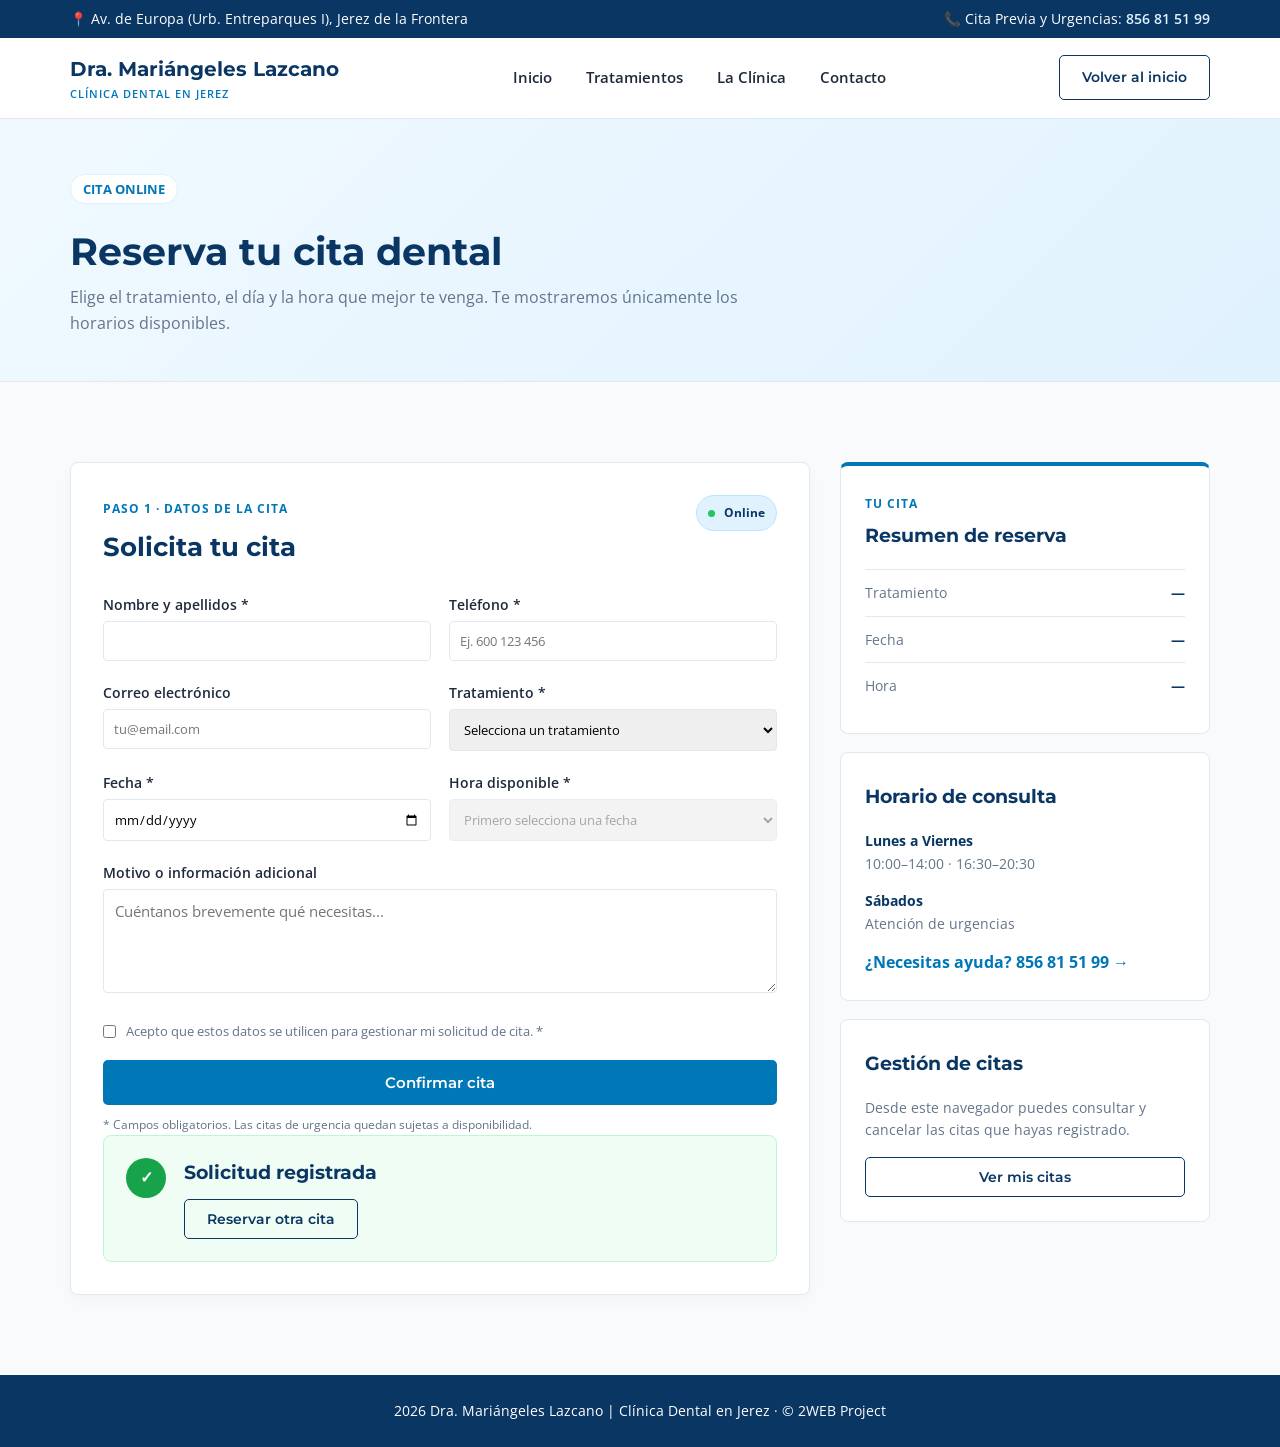
<file: cita.html>
<!DOCTYPE html>
<html lang="es">
<head>
  <meta charset="UTF-8">
  <meta name="viewport" content="width=device-width, initial-scale=1.0">
  <title>Pedir Cita | Dra. Mariángeles Lazcano</title>
  <link rel="icon" href="imagenes/clinica-lazcano.jpg" type="image/x-icon">
  <link rel="preconnect" href="https://fonts.googleapis.com">
  <link rel="preconnect" href="https://fonts.gstatic.com" crossorigin>
  <link href="https://fonts.googleapis.com/css2?family=Montserrat:wght@500;600;700&family=Open+Sans:wght@400;600&display=swap" rel="stylesheet">
  <link rel="stylesheet" href="estilos/estilos.css">
  <link rel="stylesheet" href="estilos/citas.css">
</head>
<body>
  <div class="top-bar">
    <div class="container top-bar-content">
      <span>📍 Av. de Europa (Urb. Entreparques I), Jerez de la Frontera</span>
      <span>📞 Cita Previa y Urgencias: <a href="tel:856815199">856 81 51 99</a></span>
    </div>
  </div>

  <header class="header">
    <div class="container header-content">
      <a href="index.html" class="logo">
        <span class="logo-nombre">Dra. Mariángeles Lazcano</span>
        <span class="logo-sub">CLÍNICA DENTAL EN JEREZ</span>
      </a>
      <nav class="nav">
        <a href="index.html#inicio">Inicio</a>
        <a href="index.html#tratamientos">Tratamientos</a>
        <a href="index.html#nosotros">La Clínica</a>
        <a href="index.html#ubicacion">Contacto</a>
      </nav>
      <a href="index.html" class="btn btn-secundario">Volver al inicio</a>
    </div>
  </header>

  <main>
    <section class="citas-hero">
      <div class="container">
        <span class="tag-badge">CITA ONLINE</span>
        <h1>Reserva tu cita dental</h1>
        <p>Elige el tratamiento, el día y la hora que mejor te venga. Te mostraremos únicamente los horarios disponibles.</p>
      </div>
    </section>

    <section class="seccion citas-seccion">
      <div class="container citas-layout">
        <div class="form-contenedor cita-card">
          <div class="cita-card-header">
            <div>
              <span class="mini-label">PASO 1 · DATOS DE LA CITA</span>
              <h2>Solicita tu cita</h2>
            </div>
            <span class="estado-online"><span></span> Online</span>
          </div>

          <form id="citaForm" novalidate>
            <div class="form-grid">
              <div class="form-group">
                <label for="nombre">Nombre y apellidos *</label>
                <input id="nombre" name="nombre" type="text" autocomplete="name" required>
              </div>
              <div class="form-group">
                <label for="telefono">Teléfono *</label>
                <input id="telefono" name="telefono" type="tel" autocomplete="tel" placeholder="Ej. 600 123 456" required>
              </div>
              <div class="form-group">
                <label for="email">Correo electrónico</label>
                <input id="email" name="email" type="email" autocomplete="email" placeholder="tu@email.com">
              </div>
              <div class="form-group">
                <label for="tratamiento">Tratamiento *</label>
                <select id="tratamiento" name="tratamiento" required>
                  <option value="">Selecciona un tratamiento</option>
                  <option>Primera consulta / revisión</option>
                  <option>Limpieza dental</option>
                  <option>Odontología general</option>
                  <option>Estética dental</option>
                  <option>Implantología y prótesis</option>
                  <option>Ortodoncia</option>
                  <option>Odontopediatría</option>
                  <option>Endodoncia y periodoncia</option>
                  <option>Urgencia dental</option>
                </select>
              </div>
              <div class="form-group">
                <label for="fecha">Fecha *</label>
                <input id="fecha" name="fecha" type="date" required>
              </div>
              <div class="form-group">
                <label for="hora">Hora disponible *</label>
                <select id="hora" name="hora" required disabled>
                  <option value="">Primero selecciona una fecha</option>
                </select>
              </div>
            </div>

            <div class="form-group">
              <label for="notas">Motivo o información adicional</label>
              <textarea id="notas" name="notas" rows="4" placeholder="Cuéntanos brevemente qué necesitas..."></textarea>
            </div>

            <label class="check-privacidad">
              <input type="checkbox" id="privacidad" required>
              <span>Acepto que estos datos se utilicen para gestionar mi solicitud de cita. *</span>
            </label>

            <button class="btn btn-primario btn-block btn-reservar" type="submit">Confirmar cita</button>
            <p class="form-aviso">* Campos obligatorios. Las citas de urgencia quedan sujetas a disponibilidad.</p>
          </form>

          <div id="mensajeExito" class="mensaje-exito" hidden>
            <div class="exito-icono">✓</div>
            <div>
              <h3>Solicitud registrada</h3>
              <p id="detalleExito"></p>
              <button id="nuevaCita" class="btn btn-secundario">Reservar otra cita</button>
            </div>
          </div>
        </div>

        <aside class="cita-sidebar">
          <div class="resumen-cita">
            <span class="mini-label">TU CITA</span>
            <h3>Resumen de reserva</h3>
            <div class="resumen-linea"><span>Tratamiento</span><strong id="resumenTratamiento">—</strong></div>
            <div class="resumen-linea"><span>Fecha</span><strong id="resumenFecha">—</strong></div>
            <div class="resumen-linea"><span>Hora</span><strong id="resumenHora">—</strong></div>
          </div>

          <div class="info-cita">
            <h3>Horario de consulta</h3>
            <p><strong>Lunes a Viernes</strong><br>10:00–14:00 · 16:30–20:30</p>
            <p><strong>Sábados</strong><br>Atención de urgencias</p>
            <a href="tel:856815199" class="btn-link">¿Necesitas ayuda? 856 81 51 99 →</a>
          </div>

          <div class="admin-mini">
            <h3>Gestión de citas</h3>
            <p>Desde este navegador puedes consultar y cancelar las citas que hayas registrado.</p>
            <button id="verCitas" class="btn btn-secundario btn-block" type="button">Ver mis citas</button>
          </div>
        </aside>
      </div>
    </section>

    <section id="misCitas" class="seccion mis-citas" hidden>
      <div class="container">
        <div class="seccion-titulo">
          <h2>Citas registradas</h2>
          <p>Gestión local de las reservas realizadas desde este navegador.</p>
        </div>
        <div id="listaCitas" class="lista-citas"></div>
      </div>
    </section>
  </main>

  <footer class="footer">
    <div class="container footer-content">
      <p>2026 Dra. Mariángeles Lazcano | Clínica Dental en Jerez · &copy; 2WEB Project</p>
    </div>
  </footer>

  <script src="js/citas.js"></script>
</body>
</html>
</file>
<file: estilos/estilos.css>
/* VARIABLES GLOBALES */
:root {
  --azul-principal: #0a3663;
  --azul-medico: #0077b6;
  --azul-claro: #e0f2fe;
  --blanco: #ffffff;
  --gris-fondo: #f8fafc;
  --gris-borde: #e2e8f0;
  --texto-oscuro: #1e293b;
  --texto-suave: #64748b;
  --fuente-titulo: 'Montserrat', sans-serif;
  --fuente-cuerpo: 'Open Sans', sans-serif;
}

* {
  box-sizing: border-box;
  margin: 0;
  padding: 0;
}

body {
  font-family: var(--fuente-cuerpo);
  color: var(--texto-oscuro);
  background-color: var(--blanco);
  line-height: 1.6;
}

.container {
  width: 90%;
  max-width: 1140px;
  margin: 0 auto;
}

.top-bar {
  background-color: var(--azul-principal);
  color: var(--blanco);
  font-size: 0.85rem;
  padding: 8px 0;
  position: sticky;
  top: 0;
  z-index: 101;
}

.top-bar-content {
  display: flex;
  justify-content: space-between;
  align-items: center;  
}

.top-bar a {
  color: var(--azul-claro);
  text-decoration: none;
  font-weight: 600;
}

.header {
  background-color: var(--blanco);
  border-bottom: 1px solid var(--gris-borde);
  position: sticky;
  top: 38px;
  z-index: 100;
  padding: 15px 0;
}

.header-content {
  display: flex;
  justify-content: space-between;
  align-items: center;
}

.logo {
  text-decoration: none;
  display: flex;
  flex-direction: column;
}

.logo-nombre {
  font-family: var(--fuente-titulo);
  font-weight: 700;
  font-size: 1.25rem;
  color: var(--azul-principal);
}

.logo-sub {
  font-size: 0.7rem;
  letter-spacing: 1px;
  color: var(--azul-medico);
  font-weight: 600;
}

.nav a {
  color: var(--texto-oscuro);
  text-decoration: none;
  margin: 0 15px;
  font-weight: 600;
  font-size: 0.95rem;
  transition: color 0.3s;
}

.nav a:hover {
  color: var(--azul-medico);
}

.btn {
  display: inline-block;
  padding: 10px 22px;
  border-radius: 5px;
  text-decoration: none;
  font-weight: 600;
  font-family: var(--fuente-titulo);
  font-size: 0.9rem;
  transition: all 0.3s ease;
  border: none;
  cursor: pointer;
}

.btn-primario {
  background-color: var(--azul-medico);
  color: var(--blanco);
}

.btn-primario:hover {
  background-color: var(--azul-principal);
}

.btn-secundario {
  background-color: transparent;
  color: var(--azul-principal);
  border: 1px solid var(--azul-principal);
}

.btn-secundario:hover {
  background-color: var(--azul-claro);
}

.btn-block {
  width: 100%;
}

.hero {
  background: linear-gradient(135deg, #f0f9ff 0%, #e0f2fe 100%);
  padding: 70px 0;
}

.hero-grid {
  display: grid;
  grid-template-columns: 1.4fr 0.8fr;
  gap: 40px;
  align-items: center;
}

.tag-badge {
  background-color: var(--blanco);
  color: var(--azul-medico);
  padding: 4px 12px;
  border-radius: 20px;
  font-size: 0.8rem;
  font-weight: 700;
  display: inline-block;
  margin-bottom: 15px;
  border: 1px solid var(--azul-claro);
}

.hero-texto h1 {
  font-family: var(--fuente-titulo);
  font-size: 2.3rem;
  color: var(--azul-principal);
  line-height: 1.25;
  margin-bottom: 15px;
}

.hero-texto p {
  color: var(--texto-suave);
  font-size: 1.05rem;
  margin-bottom: 25px;
}

.hero-acciones .btn {
  margin-right: 10px;
}

.hero-card-destacado {
  background-color: var(--blanco);
  padding: 30px;
  border-radius: 8px;
  box-shadow: 0 10px 25px rgba(0,0,0,0.05);
  border-left: 4px solid var(--azul-medico);
}

.hero-card-destacado h3 {
  color: var(--azul-principal);
  margin-bottom: 10px;
}

.hero-card-destacado p {
  color: var(--texto-suave);
  font-size: 0.9rem;
  margin-bottom: 15px;
}

.btn-link {
  color: var(--azul-medico);
  text-decoration: none;
  font-weight: 700;
}

.valores {
  background-color: var(--azul-principal);
  color: var(--blanco);
  padding: 30px 0;
}

.valores-grid {
  display: grid;
  grid-template-columns: repeat(auto-fit, minmax(250px, 1fr));
  gap: 120px;
}

.valor-item {
  display: flex;
  align-items: center;
  gap: 15px;
}

.valor-item:hover {
  transform: translateY(-5px);
  transition: transform 0.3s ease;
  cursor: pointer;
}

.valor-icono {
  font-size: 2rem;
}

.valor-item h4 {
  font-family: var(--fuente-titulo);
  font-size: 1rem;
}

.valor-item p {
  font-size: 0.85rem;
  color: var(--azul-claro);
}

.seccion {
  padding: 80px 0;
}

.seccion-titulo {
  text-align: center;
  max-width: 600px;
  margin: 0 auto 50px auto;
}

.seccion-titulo h2 {
  font-family: var(--fuente-titulo);
  color: var(--azul-principal);
  font-size: 2rem;
  margin-bottom: 10px;
}

.seccion-titulo p {
  color: var(--texto-suave);
}

.grid-servicios {
  display: grid;
  grid-template-columns: repeat(auto-fit, minmax(300px, 1fr));
  gap: 30px;
}

.card-servicio {
  background-color: var(--blanco);
  border: 1px solid var(--gris-borde);
  padding: 35px 25px;
  border-radius: 8px;
  transition: transform 0.3s ease, box-shadow 0.3s ease;
}

.card-servicio:hover {
  transform: translateY(-5px);
  box-shadow: 0 10px 20px rgba(0,0,0,0.05);
  border-color: var(--azul-medico);
  cursor: pointer;
}

.servicio-icono {
  font-size: 2.5rem;
  margin-bottom: 15px;
}

.card-servicio h3 {
  font-family: var(--fuente-titulo);
  color: var(--azul-principal);
  font-size: 1.2rem;
  margin-bottom: 10px;
}

.card-servicio p {
  color: var(--texto-suave);
  font-size: 0.95rem;
}

.sobre-nosotros {
  background-color: var(--gris-fondo);
}

#nosotros,
#clinica {
  scroll-margin-top: 110px;
}

.subtitulo-medico {
  color: var(--azul-medico);
  font-weight: 700;
  display: block;
  margin-bottom: 15px;
}

.sobre-texto h2 {
  font-family: var(--fuente-titulo);
  color: var(--azul-principal);
  font-size: 2rem;
}

.sobre-texto p {
  color: var(--texto-suave);
  margin-bottom: 15px;
}

.lista-check {
  list-style: none;
  margin-top: 20px;
}

.lista-check li {
  margin-bottom: 10px;
  font-weight: 600;
  color: var(--azul-principal);
}

.contacto-grid {
  display: grid;
  grid-template-columns: 1fr 1fr;
  gap: 50px;
}

.info-contacto h2 {
  font-family: var(--fuente-titulo);
  color: var(--azul-principal);
  font-size: 2rem;
  margin-bottom: 15px;
}

.bloque-info {
  margin-top: 25px;
}

.bloque-info strong {
  color: var(--azul-principal);
  display: block;
  margin-bottom: 5px;
}

.telefono-link {
  font-size: 1.3rem;
  font-weight: 700;
  color: var(--azul-medico);
  text-decoration: none;
}

.form-contenedor {
  background-color: var(--blanco);
  padding: 35px;
  border-radius: 8px;
  border: 1px solid var(--gris-borde);
  box-shadow: 0 5px 15px rgba(0,0,0,0.03);
}

.form-contenedor h3 {
  font-family: var(--fuente-titulo);
  color: var(--azul-principal);
  margin-bottom: 20px;
}

.form-group {
  margin-bottom: 20px;
}

.form-group label {
  display: block;
  font-weight: 600;
  margin-bottom: 5px;
  font-size: 0.9rem;
}

.form-group input,
.form-group select {
  width: 100%;
  padding: 10px;
  border: 1px solid var(--gris-borde);
  border-radius: 4px;
  font-family: var(--fuente-cuerpo);
}
.mapa-marco {
  border: 1px solid var(--azul-medico);
  border-radius: 8px;
  overflow: hidden;
}

#map:focus {
  outline: none;
}

.galeria-item-clinica,
.card-equipo,
.card-sonrisa {
  -webkit-tap-highlight-color: transparent;
}

#map {
  width: 100%;
  height: 100%;
  min-height: 420px;
  background-color: var(--azul-claro);
}

.marcador-clinica {
  display: flex;
  align-items: center;
  justify-content: center;
  background-color: var(--azul-medico);
  border: 3px solid var(--blanco);
  border-radius: 50%;
  box-shadow: 0 2px 8px rgba(10, 54, 99, 0.45);
}

.marcador-clinica span {
  width: 7px;
  height: 7px;
  background-color: var(--blanco);
  border-radius: 50%;
}

.leaflet-popup-content-wrapper,
.leaflet-popup-tip {
  background-color: var(--azul-principal);
  color: var(--blanco);
  border: 1px solid var(--azul-medico);
}

.leaflet-popup-content-wrapper .leaflet-popup-content b {
  font-family: var(--fuente-titulo);
  font-weight: 900;
}

.leaflet-container a.leaflet-popup-close-button {
  color: var(--blanco);
}

.leaflet-container a.leaflet-popup-close-button:hover {
  color: var(--azul-medico);
}

.leaflet-control-zoom a {
  background-color: var(--azul-principal);
  color: var(--blanco);
  border-color: var(--azul-medico);
}

.leaflet-control-zoom a:hover {
  color: var(--azul-medico);
}

.leaflet-control-attribution {
  background: rgba(10, 54, 99, 0.85) !important;
  color: var(--blanco) !important;
}

.leaflet-control-attribution a {
  color: var(--blanco) !important;
}
.footer {
  background-color: var(--azul-principal);
  color: var(--blanco);
  text-align: center;
  padding: 25px 0;
  font-size: 0.85rem;
}

.sobre-grid {
  display: grid;
  grid-template-columns: 1.2fr 0.8fr;
  gap: 40px;
  align-items: center;
}

.kicker-seccion {
  display: inline-block;
  font-family: var(--fuente-titulo);
  font-size: 0.75rem;
  font-weight: 700;
  letter-spacing: 2px;
  color: var(--azul-medico);
  margin-bottom: 8px;
}

.texto-acento {
  color: var(--azul-medico);
}

.cita-dra {
  border-left: 4px solid var(--azul-medico);
  background-color: var(--blanco);
  padding: 14px 18px;
  border-radius: 0 8px 8px 0;
  font-style: italic;
  color: var(--azul-principal);
  font-size: 1.05rem;
  margin-bottom: 15px;
}

.lista-check li::before {
  content: "✓";
  color: var(--azul-medico);
  font-weight: 700;
  margin-right: 8px;
}

.btn-chevron {
  display: inline-block;
  transition: transform 0.3s ease;
  margin-right: 4px;
}

#btn-ver-mas[aria-expanded="true"] .btn-chevron {
  transform: rotate(180deg);
}

.sobre-foto {
  position: relative;
  align-self: stretch;
  display: flex;
  align-items: flex-end;
  justify-content: center;
}

.sobre-foto::before {
  content: "";
  position: absolute;
  inset: 10% 5% 0;
  background: linear-gradient(180deg, #f0f9ff 0%, var(--azul-claro) 100%);
  border-radius: 45% 45% 24px 24px / 30% 30% 24px 24px;
}

.sobre-foto img {
  position: relative;
  display: block;
  width: 100%;
  max-width: 420px;
  height: auto;
  max-height: 520px;
  object-fit: contain;
  object-position: bottom center;
  filter: drop-shadow(0 18px 28px rgba(10, 54, 99, 0.18));
}

.sobre-foto-chip {
  position: absolute;
  left: 0;
  bottom: 28px;
  background-color: var(--blanco);
  border-left: 4px solid var(--azul-medico);
  border-radius: 0 8px 8px 0;
  box-shadow: 0 10px 25px rgba(0, 0, 0, 0.08);
  padding: 12px 16px;
  font-size: 0.9rem;
  color: var(--texto-suave);
}

.sobre-foto-chip strong {
  display: block;
  font-family: var(--fuente-titulo);
  font-size: 1.2rem;
  color: var(--azul-principal);
}

#btn-ver-mas {
  margin-top: 20px;
}

.clinica {
  margin-top: 50px;
  padding-top: 40px;
  border-top: 1px solid var(--gris-borde);
}

.clinica[hidden] {
  display: none !important;
}

#clinica:not([hidden]) {
  animation: clinica-aparecer 0.4s ease;
}

@keyframes clinica-aparecer {
  from { opacity: 0; transform: translateY(10px); }
  to { opacity: 1; transform: translateY(0); }
}

.clinica-intro h3 {
  font-family: var(--fuente-titulo);
  color: var(--azul-principal);
  font-size: 1.5rem;
  margin-bottom: 12px;
}

.clinica-intro p {
  color: var(--texto-suave);
  margin-bottom: 12px;
}

.clinica-bloque {
  margin-top: 40px;
}

.clinica-bloque h4 {
  font-family: var(--fuente-titulo);
  color: var(--azul-principal);
  font-size: 1.2rem;
  margin-bottom: 4px;
}

.clinica-bloque-sub {
  color: var(--texto-suave);
  font-size: 0.9rem;
  margin-bottom: 18px;
}

.grid-galeria-clinica {
  display: grid;
  grid-template-columns: repeat(3, 1fr);
  gap: 18px;
}

.galeria-item-clinica {
  border-radius: 8px;
  overflow: hidden;
  border: 1px solid var(--gris-borde);
  cursor: pointer;
  transition: transform 0.3s ease, box-shadow 0.3s ease, border-color 0.3s ease;
}

.galeria-item-clinica:hover {
  transform: translateY(-4px);
  box-shadow: 0 10px 20px rgba(0, 0, 0, 0.06);
  border-color: var(--azul-medico);
}

.galeria-item-clinica img {
  display: block;
  width: 100%;
  height: 220px;
  object-fit: cover;
}

.grid-equipo {
  display: grid;
  grid-template-columns: repeat(3, 1fr);
  gap: 22px;
}

.card-equipo {
  border-radius: 8px;
  overflow: hidden;
  border: 1px solid var(--gris-borde);
  cursor: pointer;
  transition: transform 0.3s ease, box-shadow 0.3s ease, border-color 0.3s ease;
}

.card-equipo:hover {
  transform: translateY(-4px);
  box-shadow: 0 10px 20px rgba(0, 0, 0, 0.06);
  border-color: var(--azul-medico);
}

.card-equipo:focus,
.galeria-item-clinica:focus,
.card-sonrisa:focus {
  outline: none;
}

.card-equipo img {
  display: block;
  width: 100%;
  height: 280px;
  object-fit: cover;
}

.grid-sonrisas {
  display: grid;
  grid-template-columns: 1fr 1fr;
  gap: 18px;
}

.card-sonrisa {
  border-radius: 8px;
  overflow: hidden;
  border: 1px solid var(--gris-borde);
  cursor: pointer;
  transition: transform 0.3s ease, box-shadow 0.3s ease, border-color 0.3s ease;
}

.card-sonrisa:hover {
  transform: translateY(-4px);
  box-shadow: 0 10px 20px rgba(0, 0, 0, 0.06);
  border-color: var(--azul-medico);
}

.card-sonrisa img {
  display: block;
  width: 100%;
  height: 280px;
  object-fit: cover;
}

.lightbox-clinica {
  position: fixed;
  inset: 0;
  background: rgba(10, 54, 99, 0.92);
  display: flex;
  align-items: center;
  justify-content: center;
  z-index: 1000;
  padding: 40px;
}

.lightbox-clinica[hidden] {
  display: none !important;
}

.lightbox-figura {
  max-width: 90vw;
  max-height: 85vh;
}

.lightbox-img {
  max-width: 100%;
  max-height: 85vh;
  border-radius: 8px;
  border: 2px solid var(--blanco);
  display: block;
}

.lightbox-cerrar {
  position: absolute;
  top: 24px;
  right: 30px;
  background: none;
  border: none;
  color: var(--blanco);
  font-size: 2.2rem;
  cursor: pointer;
  line-height: 1;
}

.lightbox-nav {
  position: absolute;
  top: 50%;
  transform: translateY(-50%);
  background: rgba(255, 255, 255, 0.12);
  border: 1px solid rgba(255, 255, 255, 0.3);
  color: var(--blanco);
  font-size: 1.4rem;
  width: 44px;
  height: 44px;
  border-radius: 50%;
  cursor: pointer;
  display: flex;
  align-items: center;
  justify-content: center;
}

.lightbox-anterior { left: 24px; }
.lightbox-siguiente { right: 24px; }

@media (max-width: 768px) {
  .hero-grid, .contacto-grid, .top-bar-content {
    grid-template-columns: 1fr;
    flex-direction: column;
    text-align: center;
    gap: 20px;
  }

  .sobre-grid {
    grid-template-columns: 1fr;
  }

  .sobre-foto img {
    max-height: 380px;
  }

  .sobre-foto-chip {
    left: 10px;
    bottom: 14px;
    padding: 10px 12px;
  }

  .grid-galeria-clinica,
  .grid-equipo,
  .grid-sonrisas {
    grid-template-columns: 1fr;
  }
  
  .nav {
    display: none; 
  }
}
</file>
<file: estilos/citas.css>
.citas-hero {
  background: linear-gradient(135deg, #f0f9ff 0%, #e0f2fe 100%);
  padding: 55px 0 45px;
  border-bottom: 1px solid var(--gris-borde);
}
.citas-hero h1 {
  font-family: var(--fuente-titulo);
  color: var(--azul-principal);
  font-size: 2.35rem;
  line-height: 1.2;
  margin: 10px 0;
}
.citas-hero p {
  max-width: 720px;
  color: var(--texto-suave);
  font-size: 1.02rem;
}
.citas-seccion { background: var(--gris-fondo); }
.citas-layout {
  display: grid;
  grid-template-columns: minmax(0, 1.5fr) minmax(280px, .75fr);
  gap: 30px;
  align-items: start;
}
.cita-card { padding: 32px; }
.cita-card-header {
  display:flex; justify-content:space-between; align-items:flex-start;
  gap:20px; margin-bottom:25px;
}
.cita-card-header h2 {
  font-family:var(--fuente-titulo); color:var(--azul-principal);
  font-size:1.65rem; margin-top:5px;
}
.mini-label {
  color:var(--azul-medico); font-size:.72rem; font-weight:700;
  letter-spacing:1px;
}
.estado-online {
  color:var(--azul-principal); background:var(--azul-claro);
  border:1px solid #bae6fd; border-radius:20px; padding:7px 11px;
  font-size:.78rem; font-weight:700; white-space:nowrap;
}
.estado-online span {
  display:inline-block; width:7px; height:7px; background:#22c55e;
  border-radius:50%; margin-right:6px;
}
.form-grid {
  display:grid; grid-template-columns:1fr 1fr; gap:0 18px;
}
.form-group textarea { width:100%; resize:vertical; padding:11px;
  border:1px solid var(--gris-borde); border-radius:4px;
  font-family:var(--fuente-cuerpo); font-size:.95rem;
}
.form-group input:focus, .form-group select:focus, .form-group textarea:focus {
  outline:2px solid #bae6fd; border-color:var(--azul-medico);
}
.form-group input:invalid:not(:placeholder-shown),
.form-group select:invalid:not(:focus) { }
.check-privacidad {
  display:flex; gap:10px; align-items:flex-start; color:var(--texto-suave);
  font-size:.82rem; margin:5px 0 18px; cursor:pointer;
}
.check-privacidad input { margin-top:4px; accent-color:var(--azul-medico); }
.btn-reservar { padding:13px 22px; font-size:.95rem; }
.form-aviso { color:var(--texto-suave); font-size:.76rem; margin-top:10px; }
.cita-sidebar { display:grid; gap:18px; }
.resumen-cita, .info-cita, .admin-mini {
  background:var(--blanco); border:1px solid var(--gris-borde);
  border-radius:8px; padding:24px;
}
.resumen-cita { border-top:4px solid var(--azul-medico); }
.resumen-cita h3, .info-cita h3, .admin-mini h3 {
  font-family:var(--fuente-titulo); color:var(--azul-principal);
  margin:5px 0 18px;
}
.resumen-linea {
  display:flex; justify-content:space-between; gap:15px;
  border-top:1px solid var(--gris-borde); padding:12px 0;
  font-size:.85rem;
}
.resumen-linea span { color:var(--texto-suave); }
.resumen-linea strong { color:var(--azul-principal); text-align:right; }
.info-cita p, .admin-mini p { color:var(--texto-suave); font-size:.88rem; margin-bottom:15px; }
.info-cita strong { color:var(--azul-principal); }
.mensaje-exito {
  display:flex; gap:18px; align-items:flex-start; padding:22px;
  background:#f0fdf4; border:1px solid #bbf7d0; border-radius:8px;
}
.exito-icono {
  width:40px; height:40px; border-radius:50%; display:grid; place-items:center;
  background:#16a34a; color:white; font-weight:700; flex:none;
}
.mensaje-exito h3 { font-family:var(--fuente-titulo); color:var(--azul-principal); margin-bottom:5px; }
.mensaje-exito p { color:var(--texto-suave); margin-bottom:12px; }
.lista-citas { display:grid; gap:15px; max-width:900px; margin:auto; }
.cita-item {
  background:var(--blanco); border:1px solid var(--gris-borde); border-radius:8px;
  padding:20px; display:grid; grid-template-columns:1fr auto; gap:15px;
  box-shadow:0 5px 15px rgba(0,0,0,.03);
}
.cita-item h3 { font-family:var(--fuente-titulo); color:var(--azul-principal); font-size:1rem; }
.cita-meta { color:var(--texto-suave); font-size:.86rem; margin-top:5px; }
.cita-estado {
  display:inline-block; margin-top:9px; padding:4px 9px; border-radius:20px;
  background:var(--azul-claro); color:var(--azul-principal); font-size:.72rem; font-weight:700;
}
.btn-cancelar { background:#fff; color:#b91c1c; border:1px solid #fecaca; }
.btn-cancelar:hover { background:#fef2f2; }
.sin-citas {
  text-align:center; padding:30px; background:var(--blanco);
  border:1px dashed var(--gris-borde); border-radius:8px; color:var(--texto-suave);
}
@media (max-width: 900px) {
  .citas-layout { grid-template-columns:1fr; }
  .cita-sidebar { grid-template-columns:repeat(3,1fr); }
}
@media (max-width: 768px) {
  .citas-hero h1 { font-size:1.9rem; }
  .cita-card { padding:22px; }
  .form-grid { grid-template-columns:1fr; }
  .cita-sidebar { grid-template-columns:1fr; }
  .cita-card-header { flex-direction:column; }
  .cita-item { grid-template-columns:1fr; }
}
</file>
